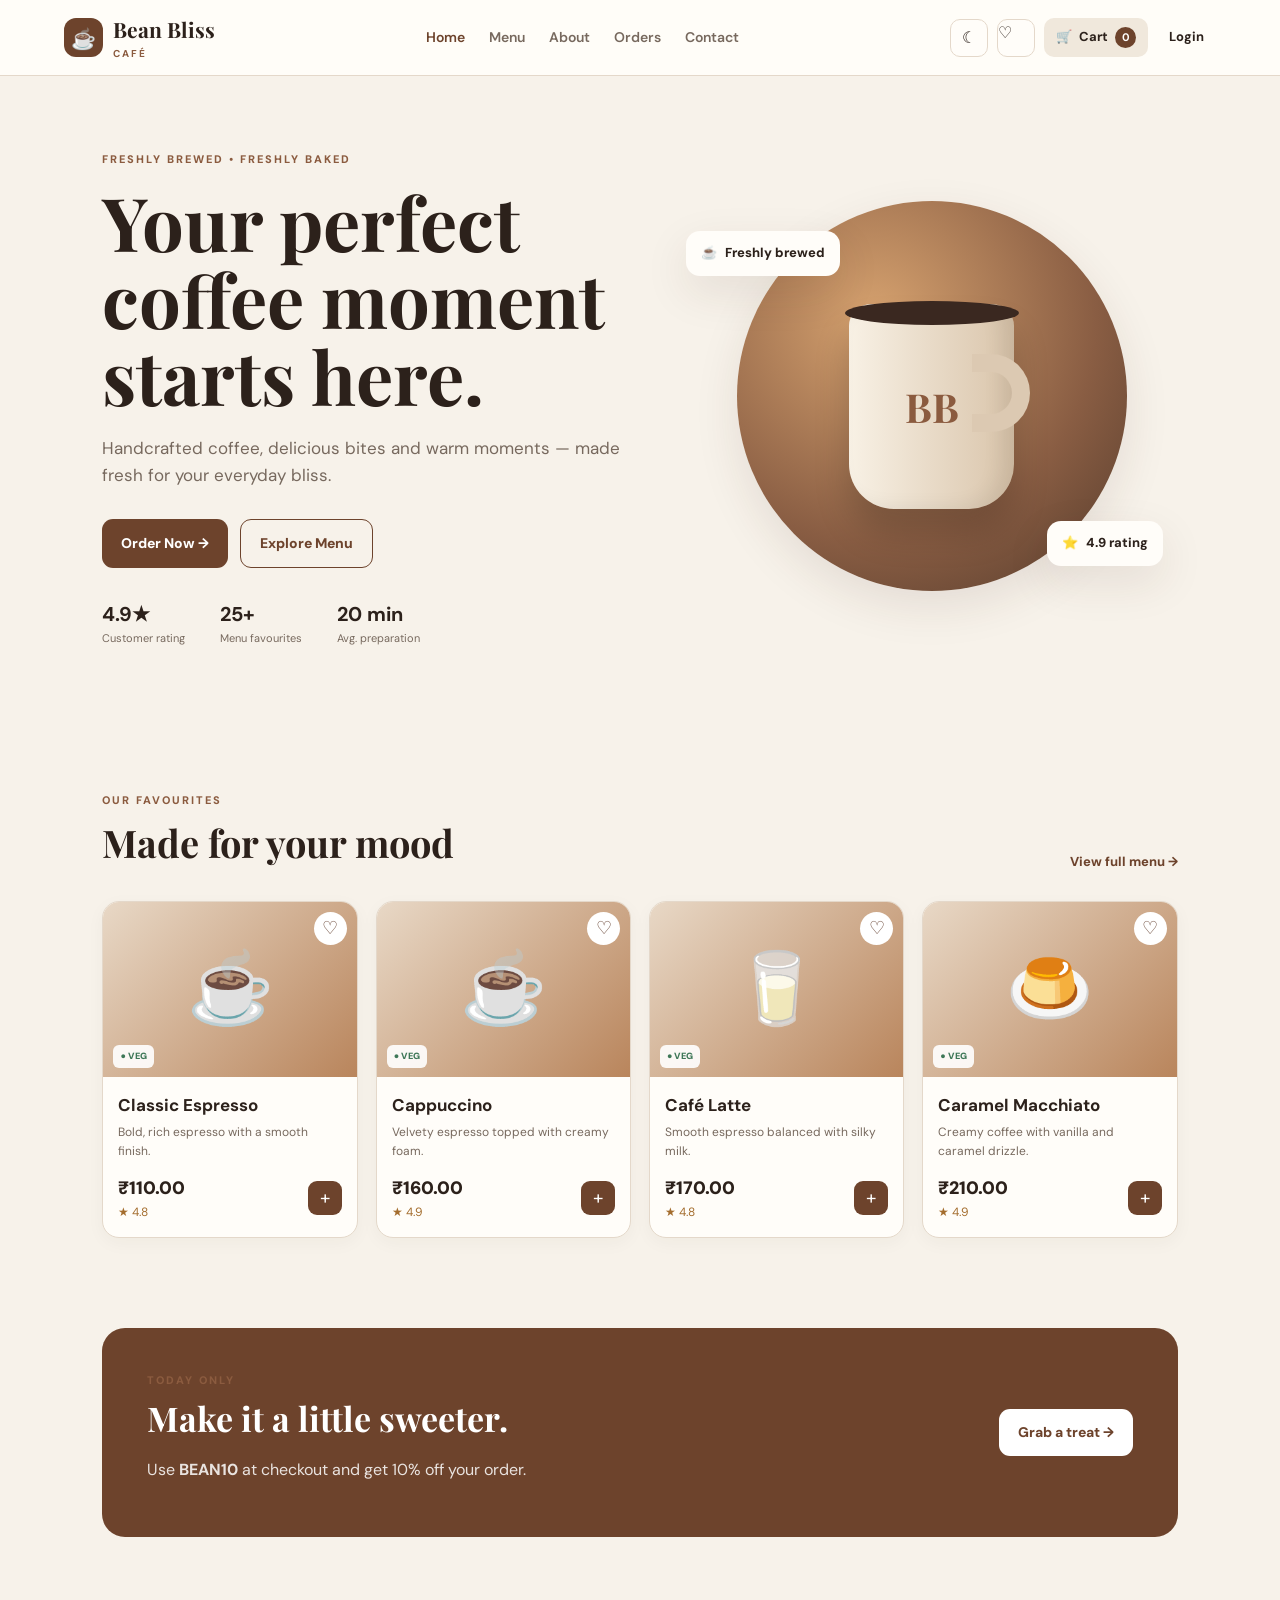
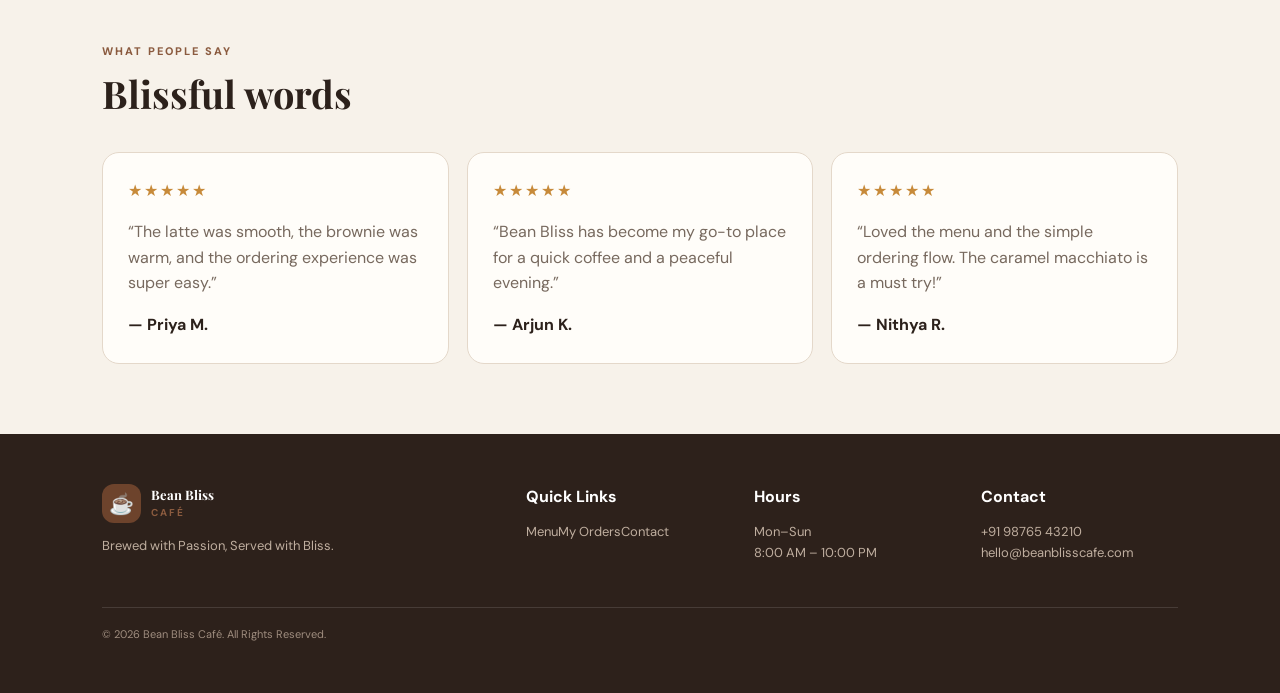
<file: index.html>
<!DOCTYPE html>
<html lang="en">
<head>
  <meta charset="UTF-8">
  <meta name="viewport" content="width=device-width, initial-scale=1.0">
  <title>Bean Bliss Café | Brewed with Passion</title>
  <link rel="preconnect" href="https://fonts.googleapis.com">
  <link rel="preconnect" href="https://fonts.gstatic.com" crossorigin>
  <link href="https://fonts.googleapis.com/css2?family=DM+Sans:wght@400;500;600;700&family=Playfair+Display:wght@600;700&display=swap" rel="stylesheet">
  <link rel="stylesheet" href="style.css">
</head>
<body>
<header class="site-header">
  <a class="brand" href="index.html"><span class="brand-mark">☕</span><span>Bean Bliss <small>Café</small></span></a>
  <nav class="main-nav" id="mainNav">
    <a class="active" href="index.html">Home</a><a href="menu.html">Menu</a><a href="about.html">About</a><a href="orders.html">Orders</a><a href="contact.html">Contact</a>
  </nav>
  <div class="header-actions">
    <button class="icon-btn" id="themeBtn" title="Toggle theme">☾</button>
    <a class="icon-btn" href="menu.html#favorites" title="Favorites">♡</a>
    <a class="cart-btn" href="cart.html">🛒 <span>Cart</span><b class="cart-count">0</b></a>
    <a class="profile-link" id="profileLink" href="login.html">Login</a>
    <button class="menu-toggle" id="menuToggle">☰</button>
  </div>
</header>

<main>
  <section class="hero">
    <div class="hero-copy">
      <span class="eyebrow">Freshly brewed • Freshly baked</span>
      <h1>Your perfect coffee moment starts here.</h1>
      <p>Handcrafted coffee, delicious bites and warm moments — made fresh for your everyday bliss.</p>
      <div class="hero-actions"><a class="btn btn-primary" href="menu.html">Order Now →</a><a class="btn btn-outline" href="#featured">Explore Menu</a></div>
      <div class="hero-stats"><div><strong>4.9★</strong><span>Customer rating</span></div><div><strong>25+</strong><span>Menu favourites</span></div><div><strong>20 min</strong><span>Avg. preparation</span></div></div>
    </div>
    <div class="hero-art">
      <div class="hero-circle"></div><div class="coffee-cup"><div class="cup-lid"></div><div class="cup-body">BB</div><div class="cup-handle"></div></div>
      <div class="floating-card card-one">☕ <span>Freshly brewed</span></div><div class="floating-card card-two">⭐ <span>4.9 rating</span></div>
    </div>
  </section>

  <section class="section" id="featured">
    <div class="section-head"><div><span class="eyebrow">Our favourites</span><h2>Made for your mood</h2></div><a class="text-link" href="menu.html">View full menu →</a></div>
    <div class="product-grid" id="featuredGrid"></div>
  </section>

  <section class="offer-banner">
    <div><span class="eyebrow">Today only</span><h2>Make it a little sweeter.</h2><p>Use <strong>BEAN10</strong> at checkout and get 10% off your order.</p></div>
    <a class="btn btn-light" href="menu.html">Grab a treat →</a>
  </section>

  <section class="section">
    <div class="section-head"><div><span class="eyebrow">What people say</span><h2>Blissful words</h2></div></div>
    <div class="review-grid">
      <article class="review-card"><div class="stars">★★★★★</div><p>“The latte was smooth, the brownie was warm, and the ordering experience was super easy.”</p><strong>— Priya M.</strong></article>
      <article class="review-card"><div class="stars">★★★★★</div><p>“Bean Bliss has become my go-to place for a quick coffee and a peaceful evening.”</p><strong>— Arjun K.</strong></article>
      <article class="review-card"><div class="stars">★★★★★</div><p>“Loved the menu and the simple ordering flow. The caramel macchiato is a must try!”</p><strong>— Nithya R.</strong></article>
    </div>
  </section>
</main>

<footer class="site-footer"><div><a class="brand" href="index.html"><span class="brand-mark">☕</span><span>Bean Bliss <small>Café</small></span></a><p>Brewed with Passion, Served with Bliss.</p></div><div><h4>Quick Links</h4><a href="menu.html">Menu</a><a href="orders.html">My Orders</a><a href="contact.html">Contact</a></div><div><h4>Hours</h4><p>Mon–Sun<br>8:00 AM – 10:00 PM</p></div><div><h4>Contact</h4><p>+91 98765 43210<br>hello@beanblisscafe.com</p></div><div class="copyright">© 2026 Bean Bliss Café. All Rights Reserved.</div></footer>
<div id="toast"></div>
<script src="script.js"></script>
</body>
</html>
</file>
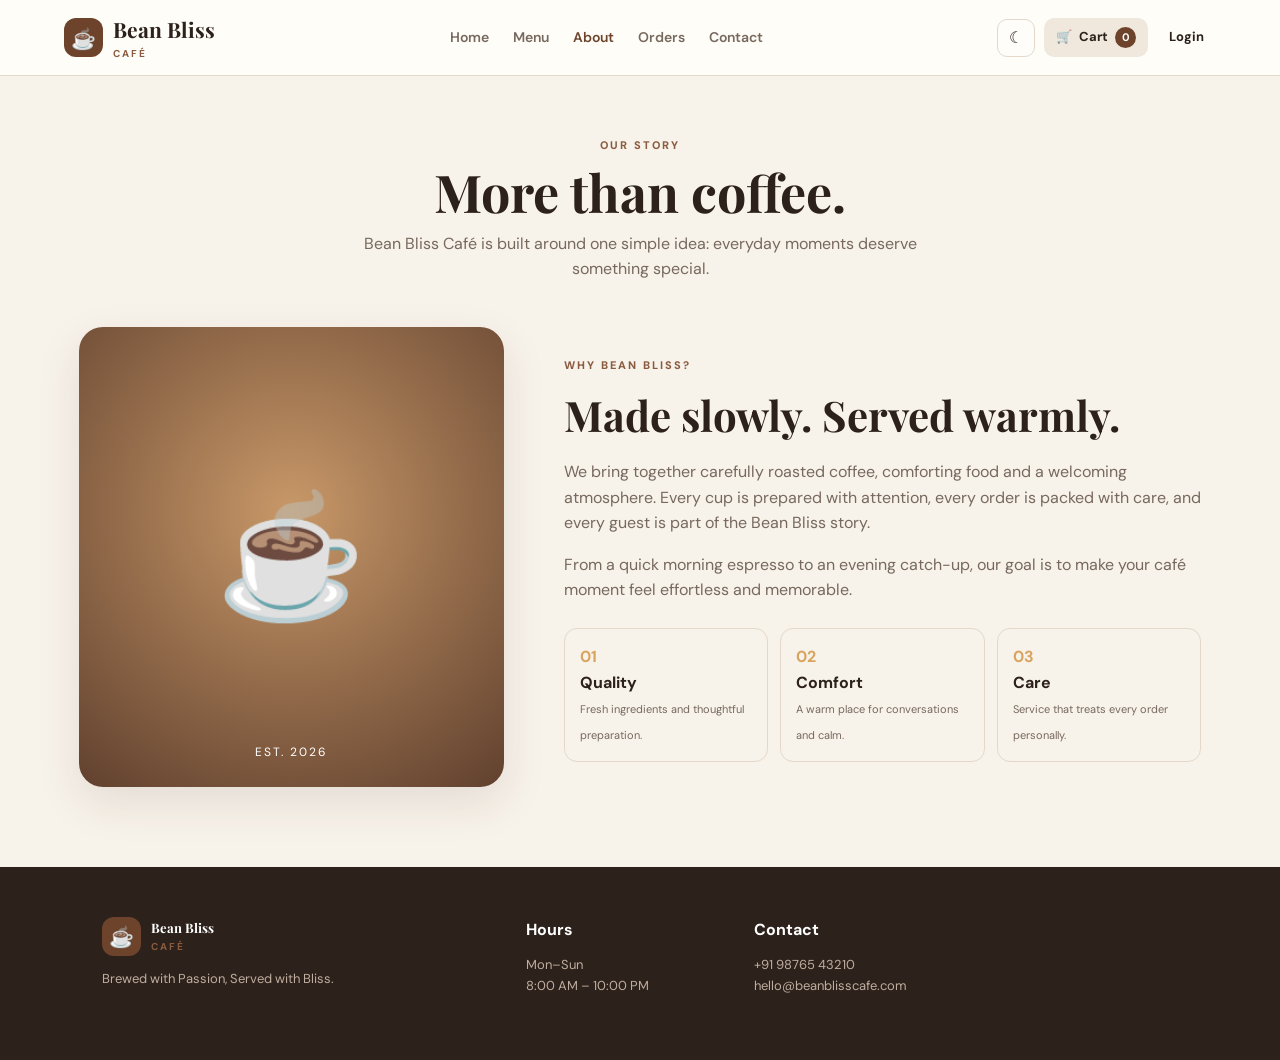
<file: about.html>
<!DOCTYPE html><html lang="en"><head><meta charset="UTF-8"><meta name="viewport" content="width=device-width, initial-scale=1.0"><title>About | Bean Bliss Café</title><link rel="stylesheet" href="style.css"><link rel="preconnect" href="https://fonts.googleapis.com"><link rel="preconnect" href="https://fonts.gstatic.com" crossorigin><link href="https://fonts.googleapis.com/css2?family=DM+Sans:wght@400;500;600;700&family=Playfair+Display:wght@600;700&display=swap" rel="stylesheet"></head><body>
<header class="site-header"><a class="brand" href="index.html"><span class="brand-mark">☕</span><span>Bean Bliss <small>Café</small></span></a><nav class="main-nav"><a href="index.html">Home</a><a href="menu.html">Menu</a><a class="active" href="about.html">About</a><a href="orders.html">Orders</a><a href="contact.html">Contact</a></nav><div class="header-actions"><button class="icon-btn" id="themeBtn">☾</button><a class="cart-btn" href="cart.html">🛒 <span>Cart</span><b class="cart-count">0</b></a><a class="profile-link" id="profileLink" href="login.html">Login</a><button class="menu-toggle" id="menuToggle">☰</button></div></header>
<main class="page-shell"><div class="page-title"><span class="eyebrow">Our story</span><h1>More than coffee.</h1><p>Bean Bliss Café is built around one simple idea: everyday moments deserve something special.</p></div><section class="about-story"><div class="about-art">☕<span>Est. 2026</span></div><div><span class="eyebrow">Why Bean Bliss?</span><h2>Made slowly. Served warmly.</h2><p>We bring together carefully roasted coffee, comforting food and a welcoming atmosphere. Every cup is prepared with attention, every order is packed with care, and every guest is part of the Bean Bliss story.</p><p>From a quick morning espresso to an evening catch-up, our goal is to make your café moment feel effortless and memorable.</p><div class="values"><div><b>01</b><strong>Quality</strong><span>Fresh ingredients and thoughtful preparation.</span></div><div><b>02</b><strong>Comfort</strong><span>A warm place for conversations and calm.</span></div><div><b>03</b><strong>Care</strong><span>Service that treats every order personally.</span></div></div></div></section></main><footer class="site-footer"><div><a class="brand" href="index.html"><span class="brand-mark">☕</span><span>Bean Bliss <small>Café</small></span></a><p>Brewed with Passion, Served with Bliss.</p></div><div><h4>Hours</h4><p>Mon–Sun<br>8:00 AM – 10:00 PM</p></div><div><h4>Contact</h4><p>+91 98765 43210<br>hello@beanblisscafe.com</p></div></footer><div id="toast"></div><script src="script.js"></script></body></html>
</file>
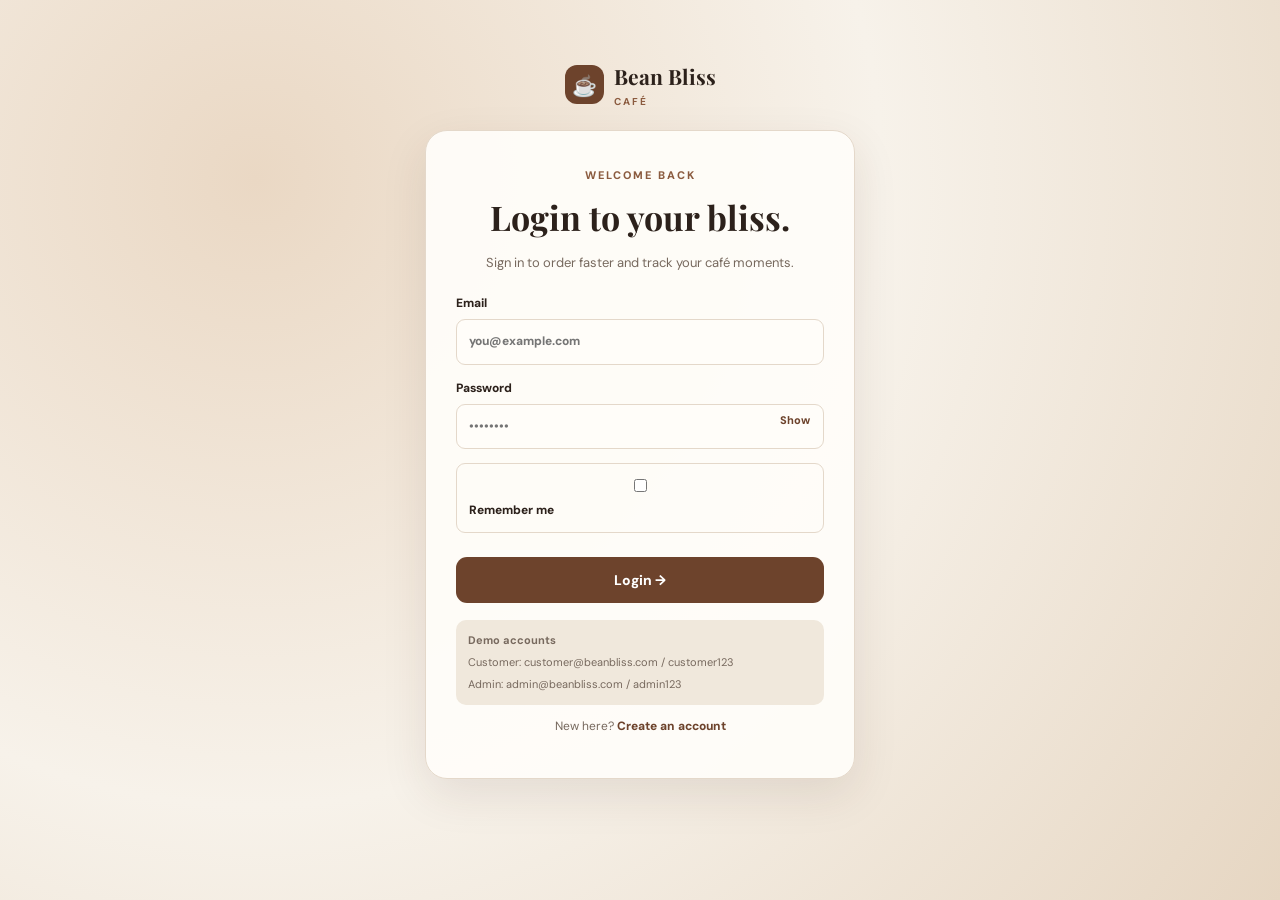
<file: admin.html>
<!DOCTYPE html><html lang="en"><head><meta charset="UTF-8"><meta name="viewport" content="width=device-width, initial-scale=1.0"><title>Admin Dashboard | Bean Bliss Café</title><link rel="stylesheet" href="style.css"><link rel="preconnect" href="https://fonts.googleapis.com"><link rel="preconnect" href="https://fonts.gstatic.com" crossorigin><link href="https://fonts.googleapis.com/css2?family=DM+Sans:wght@400;500;600;700&family=Playfair+Display:wght@600;700&display=swap" rel="stylesheet"></head><body><header class="site-header admin-header"><a class="brand" href="index.html"><span class="brand-mark">☕</span><span>Bean Bliss <small>Admin</small></span></a><div class="header-actions"><a class="btn btn-outline" href="index.html">View Café</a><button class="btn btn-dark" id="adminLogout">Logout</button></div></header>
<main class="admin-shell"><div class="page-title"><span class="eyebrow">Management</span><h1>Admin dashboard</h1><p>Manage the café, orders, menu and offers from one place.</p></div><div id="adminStats" class="stats-grid"></div><div class="admin-grid"><section class="admin-card"><div class="section-head"><div><span class="eyebrow">Menu management</span><h2>Food items</h2></div><button class="btn btn-primary" id="addFoodBtn">+ Add Food</button></div><div id="adminFoods" class="admin-list"></div></section><section class="admin-card"><div class="section-head"><div><span class="eyebrow">Live orders</span><h2>Order management</h2></div></div><div id="adminOrders" class="admin-list"></div></section></div><section class="admin-card"><div class="section-head"><div><span class="eyebrow">Customers</span><h2>Registered customers</h2></div></div><div id="adminCustomers"></div></section></main><div id="adminModal" class="modal hidden"><div class="modal-card"><button class="modal-close" id="adminModalClose">×</button><h2 id="foodModalTitle">Add food</h2><form id="foodForm" class="form-grid"><input type="hidden" id="foodId"><label>Name<input id="foodName" required></label><label>Category<select id="foodCategory"><option>Coffee</option><option>Cold Beverages</option><option>Tea</option><option>Snacks</option><option>Fast Food</option><option>Desserts</option></select></label><label>Price<input id="foodPrice" type="number" min="1" required></label><label>Rating<input id="foodRating" type="number" min="1" max="5" step=".1" value="4.5"></label><label class="full">Description<textarea id="foodDescription" required></textarea></label><label class="check-label"><input id="foodVeg" type="checkbox" checked> Veg</label><label class="check-label"><input id="foodPopular" type="checkbox"> Bestseller</label><button class="btn btn-primary full-btn full" type="submit">Save Food</button></form></div></div><div id="toast"></div><script src="script.js"></script></body></html>
</file>
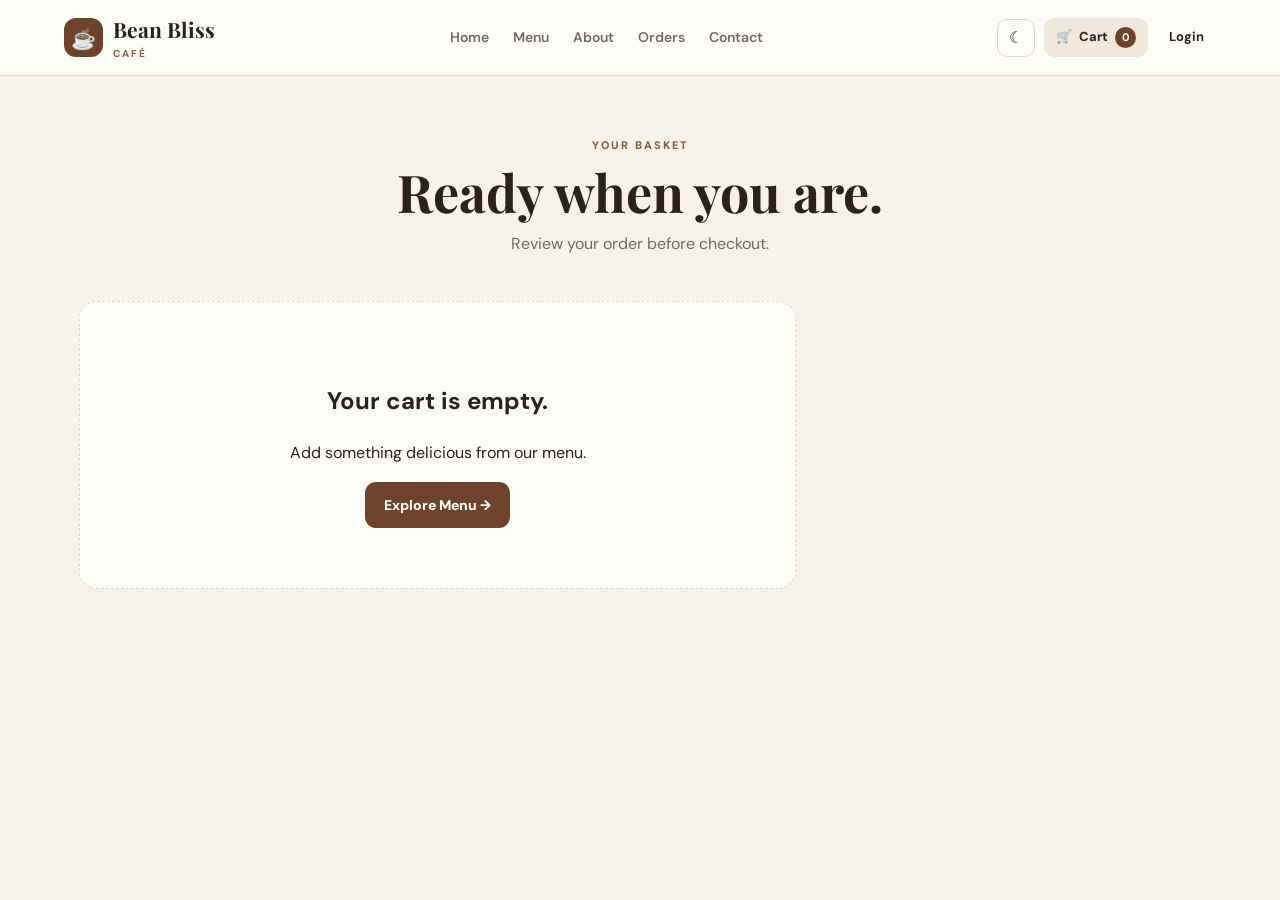
<file: cart.html>
<!DOCTYPE html><html lang="en"><head><meta charset="UTF-8"><meta name="viewport" content="width=device-width, initial-scale=1.0"><title>Your Cart | Bean Bliss Café</title><link rel="stylesheet" href="style.css"><link rel="preconnect" href="https://fonts.googleapis.com"><link rel="preconnect" href="https://fonts.gstatic.com" crossorigin><link href="https://fonts.googleapis.com/css2?family=DM+Sans:wght@400;500;600;700&family=Playfair+Display:wght@600;700&display=swap" rel="stylesheet"></head><body>
<header class="site-header"><a class="brand" href="index.html"><span class="brand-mark">☕</span><span>Bean Bliss <small>Café</small></span></a><nav class="main-nav"><a href="index.html">Home</a><a href="menu.html">Menu</a><a href="about.html">About</a><a href="orders.html">Orders</a><a href="contact.html">Contact</a></nav><div class="header-actions"><button class="icon-btn" id="themeBtn">☾</button><a class="cart-btn active-cart" href="cart.html">🛒 <span>Cart</span><b class="cart-count">0</b></a><a class="profile-link" id="profileLink" href="login.html">Login</a><button class="menu-toggle" id="menuToggle">☰</button></div></header>
<main class="page-shell"><div class="page-title"><span class="eyebrow">Your basket</span><h1>Ready when you are.</h1><p>Review your order before checkout.</p></div><div id="cartPage" class="cart-layout"></div></main><div id="toast"></div><script src="script.js"></script></body></html>
</file>
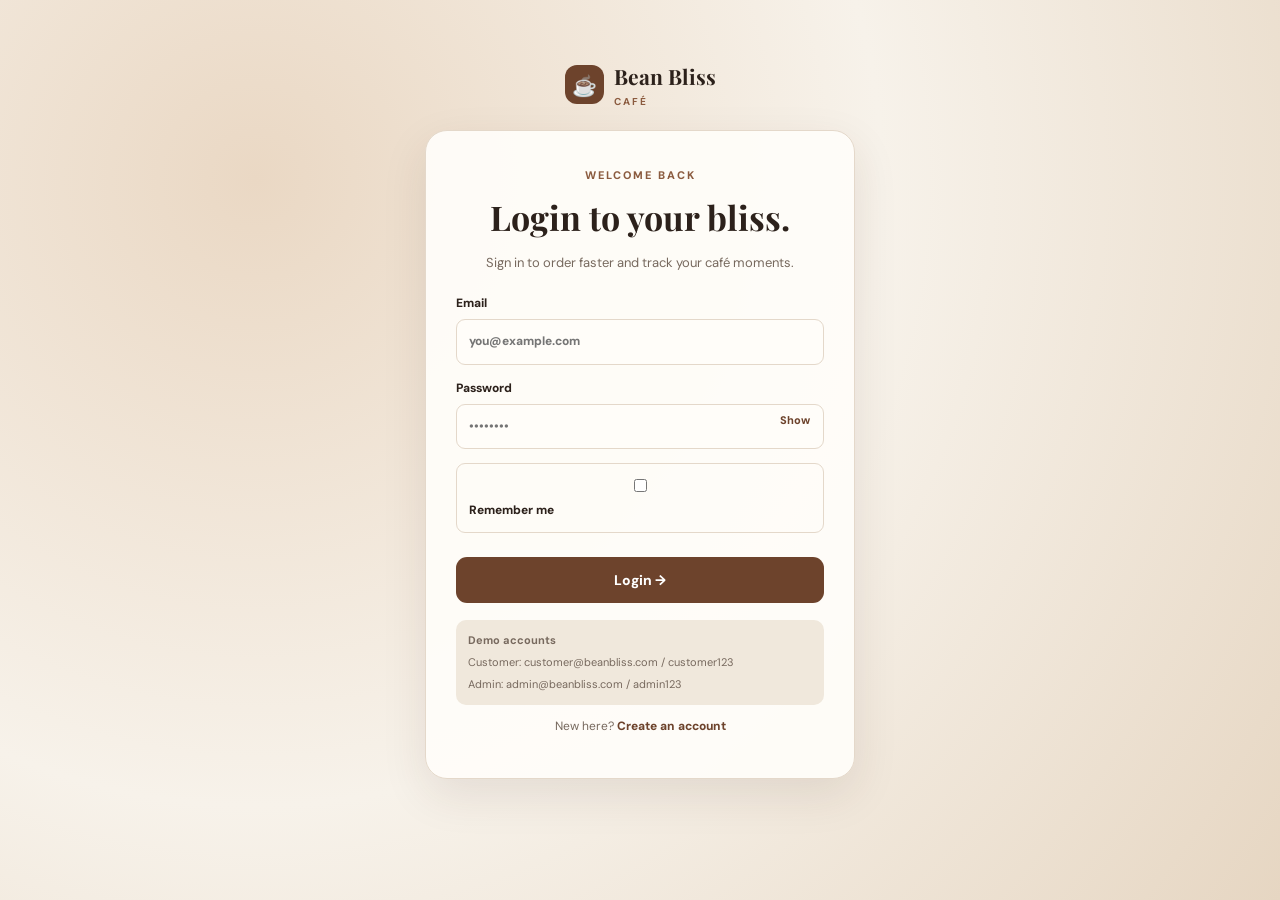
<file: checkout.html>
<!DOCTYPE html><html lang="en"><head><meta charset="UTF-8"><meta name="viewport" content="width=device-width, initial-scale=1.0"><title>Checkout | Bean Bliss Café</title><link rel="stylesheet" href="style.css"><link rel="preconnect" href="https://fonts.googleapis.com"><link rel="preconnect" href="https://fonts.gstatic.com" crossorigin><link href="https://fonts.googleapis.com/css2?family=DM+Sans:wght@400;500;600;700&family=Playfair+Display:wght@600;700&display=swap" rel="stylesheet"></head><body>
<header class="site-header"><a class="brand" href="index.html"><span class="brand-mark">☕</span><span>Bean Bliss <small>Café</small></span></a><div class="header-actions"><a href="cart.html" class="cart-btn">← Cart</a></div></header>
<main class="page-shell"><div class="page-title"><span class="eyebrow">Checkout</span><h1>Almost at bliss.</h1><p>Tell us how you would like to receive your order.</p></div><div class="checkout-layout"><form id="checkoutForm" class="form-card"><h2>Order details</h2><div class="form-grid"><label>Full Name<input id="checkoutName" required></label><label>Phone Number<input id="checkoutPhone" required pattern="[0-9]{10}" maxlength="10"></label><label>Email<input id="checkoutEmail" type="email" required></label><label>Order Type<select id="orderType"><option value="Dine-In">Dine-In</option><option value="Takeaway">Takeaway</option><option value="Delivery">Delivery</option></select></label><label id="tableWrap">Table Number<input id="tableNumber" placeholder="e.g. T-08"></label><label id="addressWrap" class="full">Delivery Address<textarea id="address" rows="3" placeholder="Enter your address"></textarea></label></div><h2>Payment</h2><div class="payment-options"><label><input type="radio" name="payment" value="Pay at Counter" checked> 💵 Pay at Counter</label><label><input type="radio" name="payment" value="UPI"> 📱 UPI (Demo)</label><label><input type="radio" name="payment" value="Card"> 💳 Card (Demo)</label></div><button class="btn btn-primary full-btn" type="submit">Place Order →</button></form><aside id="checkoutSummary" class="summary-card"></aside></div></main><div id="toast"></div><script src="script.js"></script></body></html>
</file>
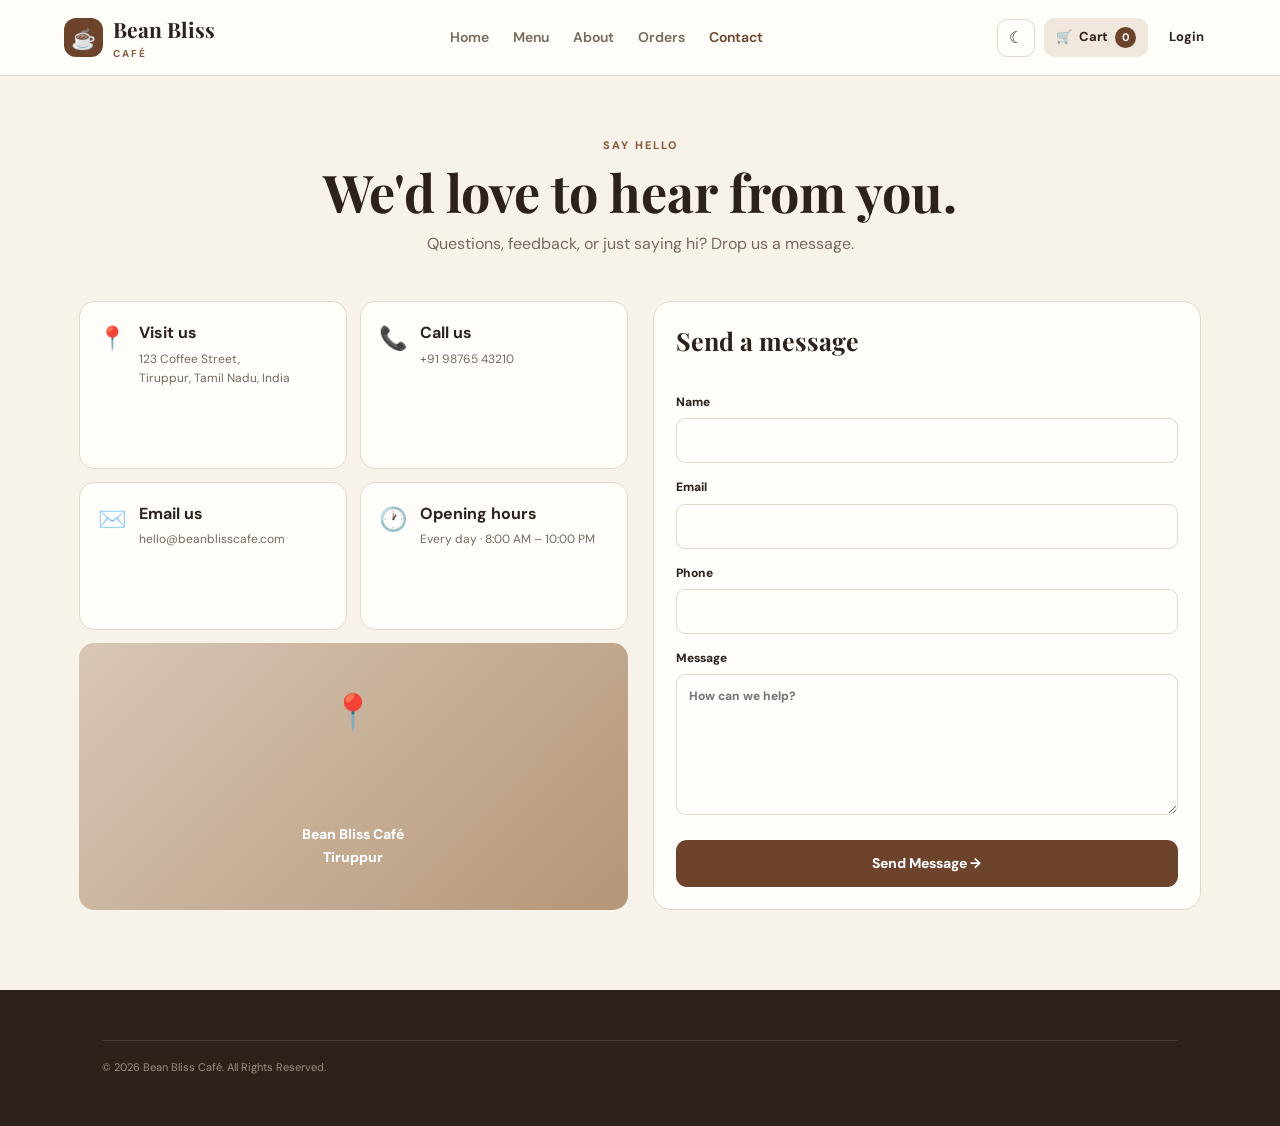
<file: contact.html>
<!DOCTYPE html><html lang="en"><head><meta charset="UTF-8"><meta name="viewport" content="width=device-width, initial-scale=1.0"><title>Contact | Bean Bliss Café</title><link rel="stylesheet" href="style.css"><link rel="preconnect" href="https://fonts.googleapis.com"><link rel="preconnect" href="https://fonts.gstatic.com" crossorigin><link href="https://fonts.googleapis.com/css2?family=DM+Sans:wght@400;500;600;700&family=Playfair+Display:wght@600;700&display=swap" rel="stylesheet"></head><body>
<header class="site-header"><a class="brand" href="index.html"><span class="brand-mark">☕</span><span>Bean Bliss <small>Café</small></span></a><nav class="main-nav"><a href="index.html">Home</a><a href="menu.html">Menu</a><a href="about.html">About</a><a href="orders.html">Orders</a><a class="active" href="contact.html">Contact</a></nav><div class="header-actions"><button class="icon-btn" id="themeBtn">☾</button><a class="cart-btn" href="cart.html">🛒 <span>Cart</span><b class="cart-count">0</b></a><a class="profile-link" id="profileLink" href="login.html">Login</a><button class="menu-toggle" id="menuToggle">☰</button></div></header>
<main class="page-shell"><div class="page-title"><span class="eyebrow">Say hello</span><h1>We'd love to hear from you.</h1><p>Questions, feedback, or just saying hi? Drop us a message.</p></div><div class="contact-layout"><section class="contact-info"><div class="info-card"><span>📍</span><div><strong>Visit us</strong><p>123 Coffee Street,<br>Tiruppur, Tamil Nadu, India</p></div></div><div class="info-card"><span>📞</span><div><strong>Call us</strong><p>+91 98765 43210</p></div></div><div class="info-card"><span>✉️</span><div><strong>Email us</strong><p>hello@beanblisscafe.com</p></div></div><div class="info-card"><span>🕐</span><div><strong>Opening hours</strong><p>Every day · 8:00 AM – 10:00 PM</p></div></div><div class="map-placeholder">📍<br><span>Bean Bliss Café<br>Tiruppur</span></div></section><form id="contactForm" class="form-card"><h2>Send a message</h2><label>Name<input required></label><label>Email<input type="email" required></label><label>Phone<input pattern="[0-9]{10}" maxlength="10"></label><label>Message<textarea required rows="6" placeholder="How can we help?"></textarea></label><button class="btn btn-primary full-btn">Send Message →</button></form></div></main><footer class="site-footer"><div class="copyright">© 2026 Bean Bliss Café. All Rights Reserved.</div></footer><div id="toast"></div><script src="script.js"></script></body></html>
</file>
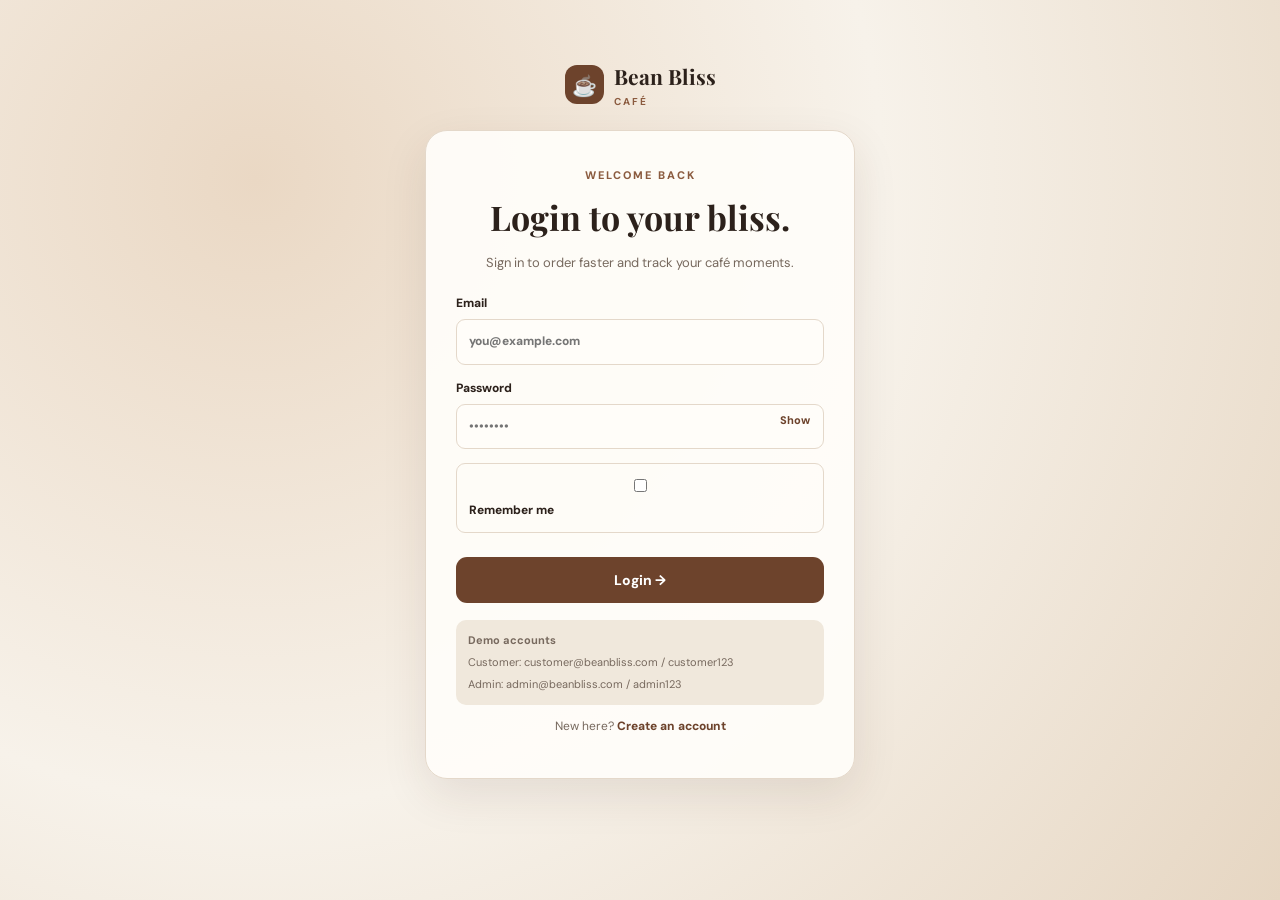
<file: login.html>
<!DOCTYPE html><html lang="en"><head><meta charset="UTF-8"><meta name="viewport" content="width=device-width, initial-scale=1.0"><title>Login | Bean Bliss Café</title><link rel="stylesheet" href="style.css"><link rel="preconnect" href="https://fonts.googleapis.com"><link rel="preconnect" href="https://fonts.gstatic.com" crossorigin><link href="https://fonts.googleapis.com/css2?family=DM+Sans:wght@400;500;600;700&family=Playfair+Display:wght@600;700&display=swap" rel="stylesheet"></head><body class="auth-page"><div class="auth-wrap"><a class="brand auth-brand" href="index.html"><span class="brand-mark">☕</span><span>Bean Bliss <small>Café</small></span></a><div class="auth-card"><div class="auth-intro"><span class="eyebrow">Welcome back</span><h1>Login to your bliss.</h1><p>Sign in to order faster and track your café moments.</p></div><form id="loginForm"><label>Email<input id="loginEmail" type="email" required placeholder="you@example.com"></label><label>Password<div class="password-wrap"><input id="loginPassword" type="password" required placeholder="••••••••"><button type="button" class="password-toggle" data-target="loginPassword">Show</button></div></label><label class="check-label"><input id="remember" type="checkbox"> Remember me</label><button class="btn btn-primary full-btn">Login →</button></form><div class="demo-box"><strong>Demo accounts</strong><span>Customer: customer@beanbliss.com / customer123</span><span>Admin: admin@beanbliss.com / admin123</span></div><p class="auth-switch">New here? <a href="register.html">Create an account</a></p></div></div><div id="toast"></div><script src="script.js"></script></body></html>
</file>
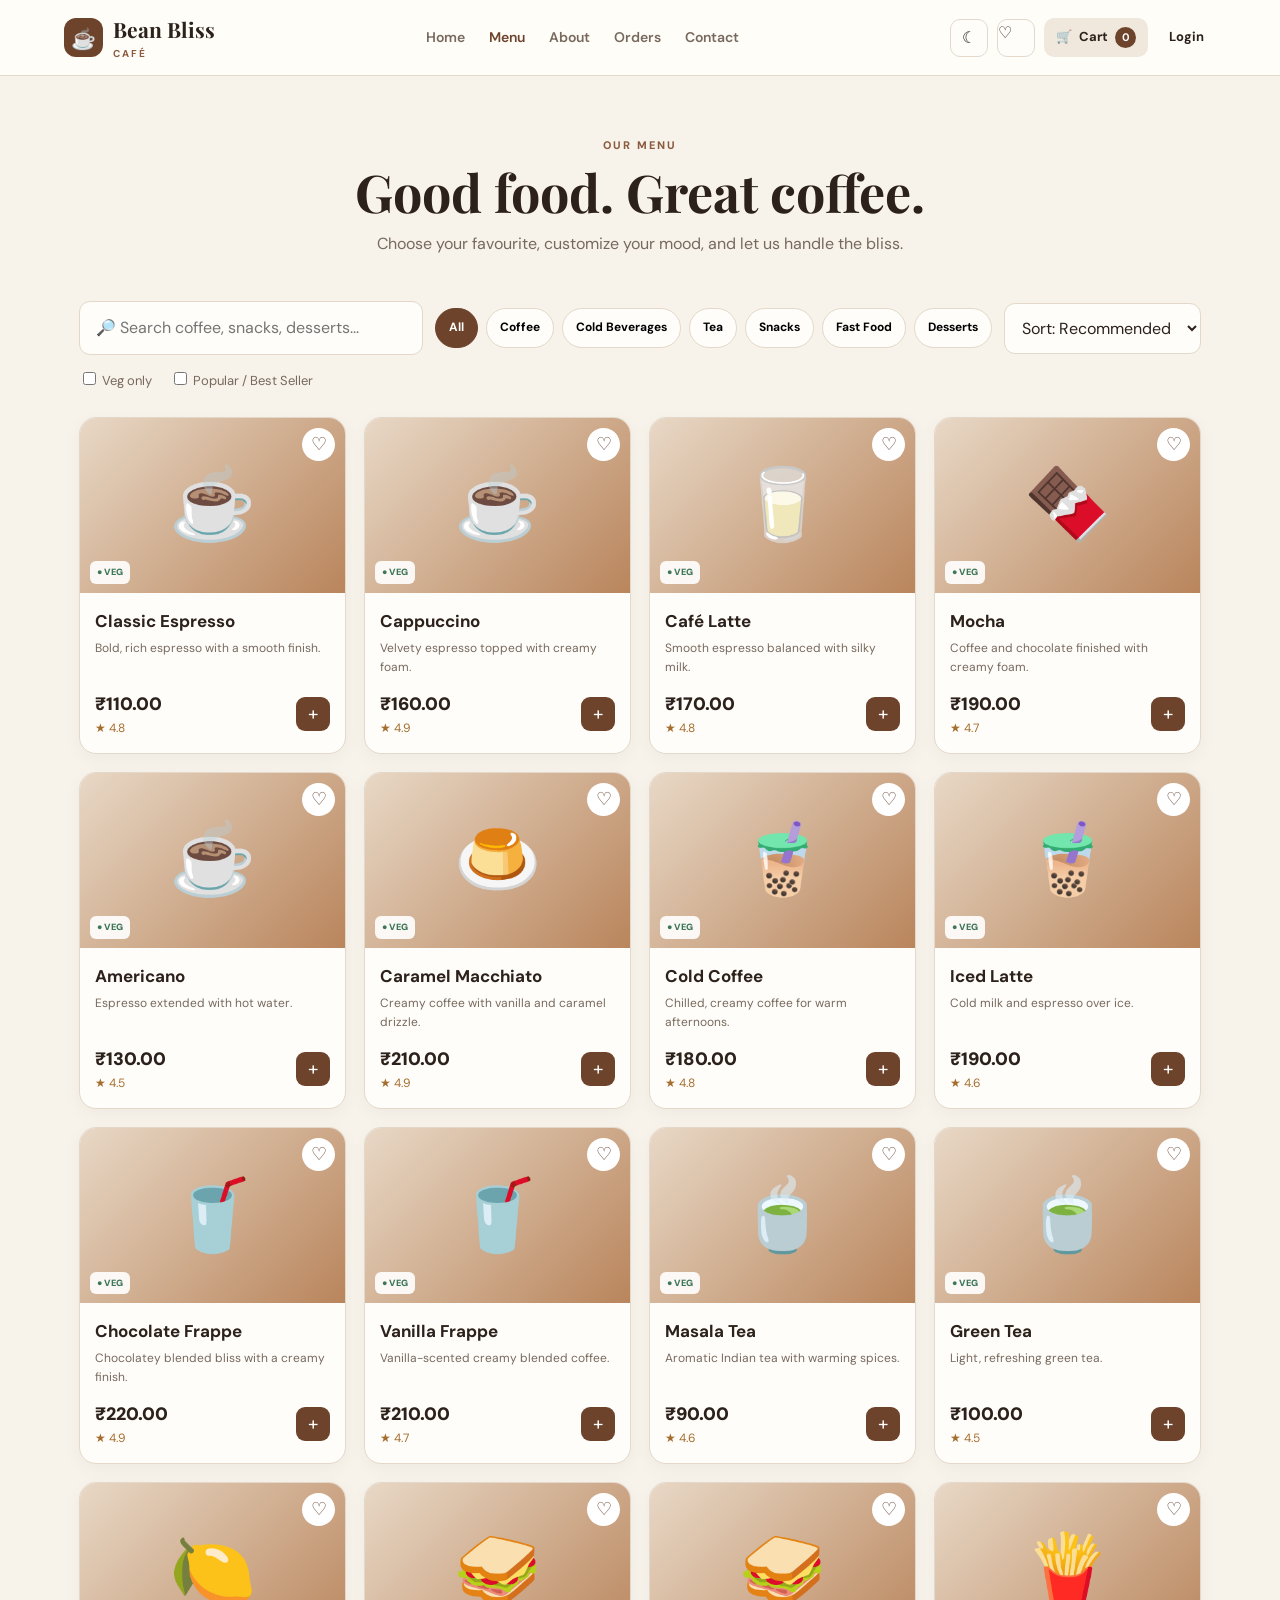
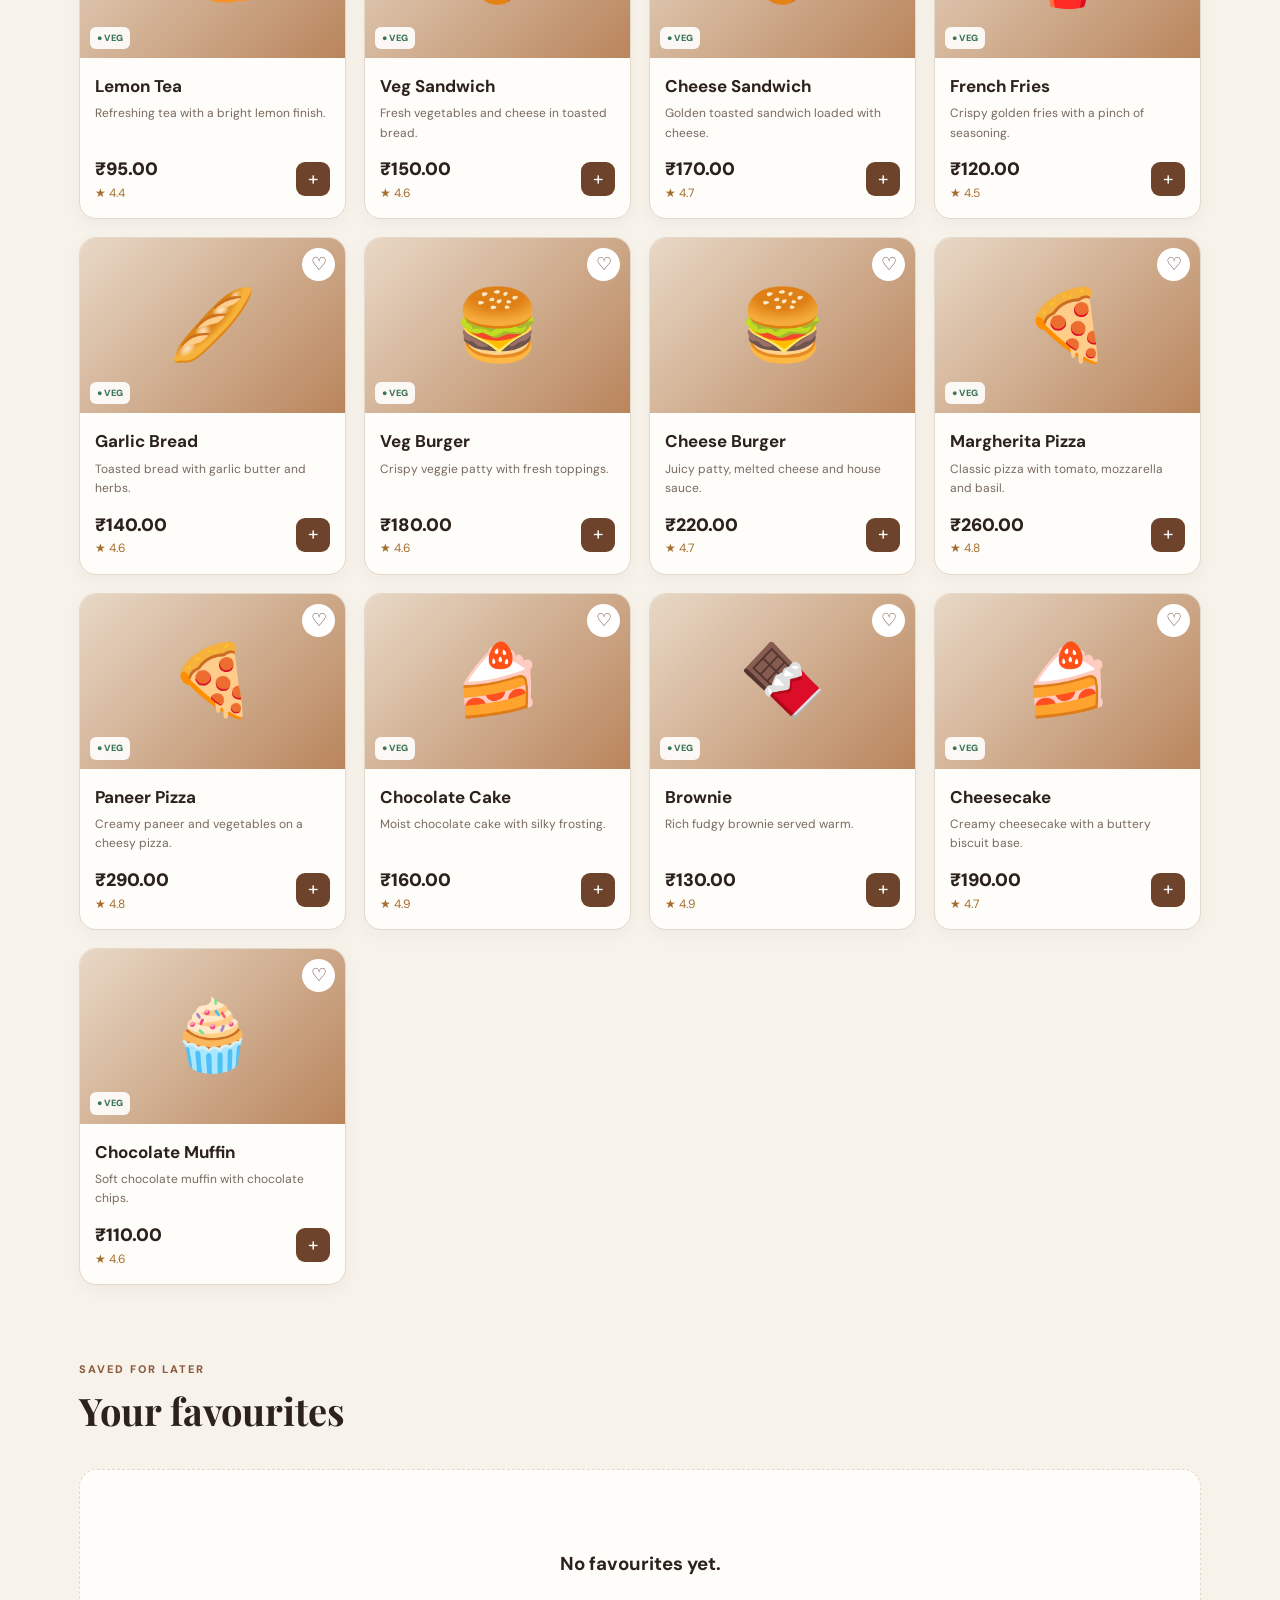
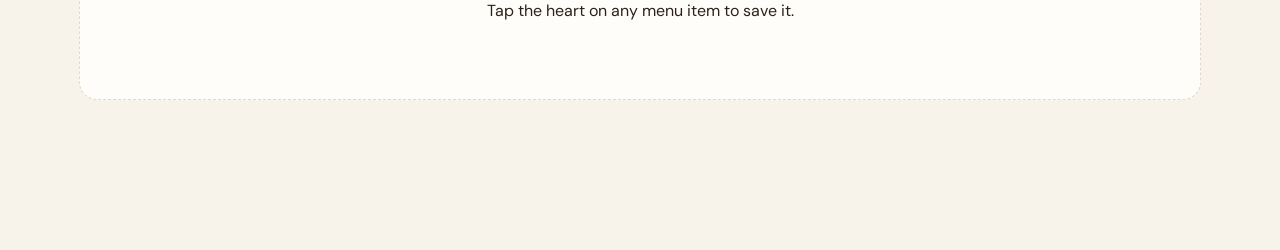
<file: menu.html>
<!DOCTYPE html>
<html lang="en"><head><meta charset="UTF-8"><meta name="viewport" content="width=device-width, initial-scale=1.0"><title>Menu | Bean Bliss Café</title><link rel="preconnect" href="https://fonts.googleapis.com"><link rel="preconnect" href="https://fonts.gstatic.com" crossorigin><link href="https://fonts.googleapis.com/css2?family=DM+Sans:wght@400;500;600;700&family=Playfair+Display:wght@600;700&display=swap" rel="stylesheet"><link rel="stylesheet" href="style.css"></head>
<body><header class="site-header"><a class="brand" href="index.html"><span class="brand-mark">☕</span><span>Bean Bliss <small>Café</small></span></a><nav class="main-nav" id="mainNav"><a href="index.html">Home</a><a class="active" href="menu.html">Menu</a><a href="about.html">About</a><a href="orders.html">Orders</a><a href="contact.html">Contact</a></nav><div class="header-actions"><button class="icon-btn" id="themeBtn">☾</button><a class="icon-btn" href="#favorites">♡</a><a class="cart-btn" href="cart.html">🛒 <span>Cart</span><b class="cart-count">0</b></a><a class="profile-link" id="profileLink" href="login.html">Login</a><button class="menu-toggle" id="menuToggle">☰</button></div></header>
<main class="page-shell"><div class="page-title"><span class="eyebrow">Our menu</span><h1>Good food. Great coffee.</h1><p>Choose your favourite, customize your mood, and let us handle the bliss.</p></div>
<div class="menu-tools"><input id="searchInput" class="search-box" placeholder="🔎 Search coffee, snacks, desserts..."><div id="categoryFilters" class="chips"></div><select id="sortSelect"><option value="default">Sort: Recommended</option><option value="low">Price: Low to High</option><option value="high">Price: High to Low</option><option value="rating">Rating</option></select></div>
<div class="subfilters"><label><input type="checkbox" id="vegOnly"> Veg only</label><label><input type="checkbox" id="popularOnly"> Popular / Best Seller</label></div>
<section id="menuGrid" class="product-grid"></section>
<section id="favorites" class="section favorites-section"><div class="section-head"><div><span class="eyebrow">Saved for later</span><h2>Your favourites</h2></div></div><div id="favoritesGrid" class="product-grid"></div></section></main>
<div id="modal" class="modal hidden"><div class="modal-card"><button class="modal-close" id="modalClose">×</button><div id="modalContent"></div></div></div><div id="toast"></div><script src="script.js"></script></body></html>
</file>
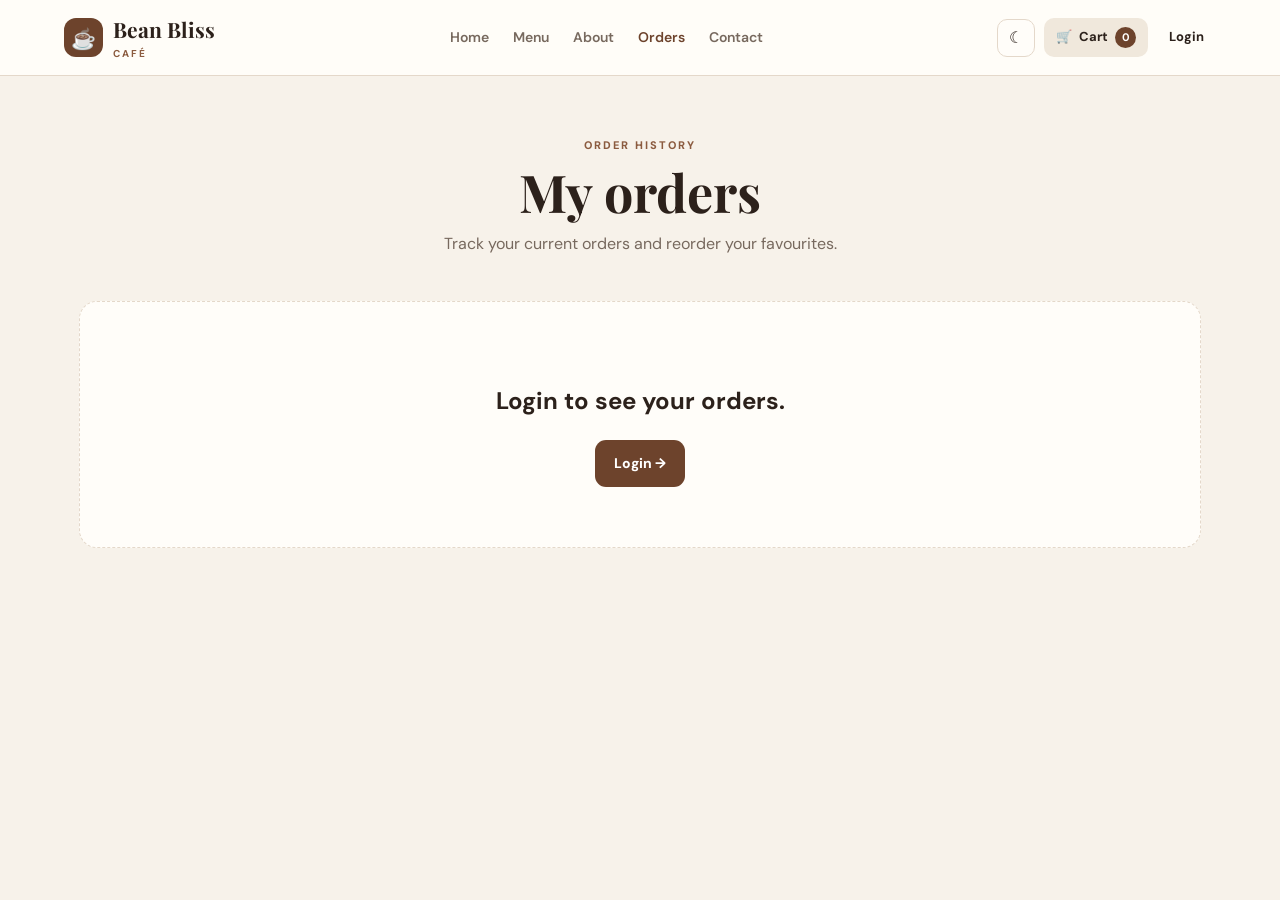
<file: orders.html>
<!DOCTYPE html><html lang="en"><head><meta charset="UTF-8"><meta name="viewport" content="width=device-width, initial-scale=1.0"><title>My Orders | Bean Bliss Café</title><link rel="stylesheet" href="style.css"><link rel="preconnect" href="https://fonts.googleapis.com"><link rel="preconnect" href="https://fonts.gstatic.com" crossorigin><link href="https://fonts.googleapis.com/css2?family=DM+Sans:wght@400;500;600;700&family=Playfair+Display:wght@600;700&display=swap" rel="stylesheet"></head><body>
<header class="site-header"><a class="brand" href="index.html"><span class="brand-mark">☕</span><span>Bean Bliss <small>Café</small></span></a><nav class="main-nav"><a href="index.html">Home</a><a href="menu.html">Menu</a><a href="about.html">About</a><a class="active" href="orders.html">Orders</a><a href="contact.html">Contact</a></nav><div class="header-actions"><button class="icon-btn" id="themeBtn">☾</button><a class="cart-btn" href="cart.html">🛒 <span>Cart</span><b class="cart-count">0</b></a><a class="profile-link" id="profileLink" href="login.html">Login</a><button class="menu-toggle" id="menuToggle">☰</button></div></header>
<main class="page-shell"><div class="page-title"><span class="eyebrow">Order history</span><h1>My orders</h1><p>Track your current orders and reorder your favourites.</p></div><div id="ordersPage"></div></main><div id="toast"></div><script src="script.js"></script></body></html>
</file>
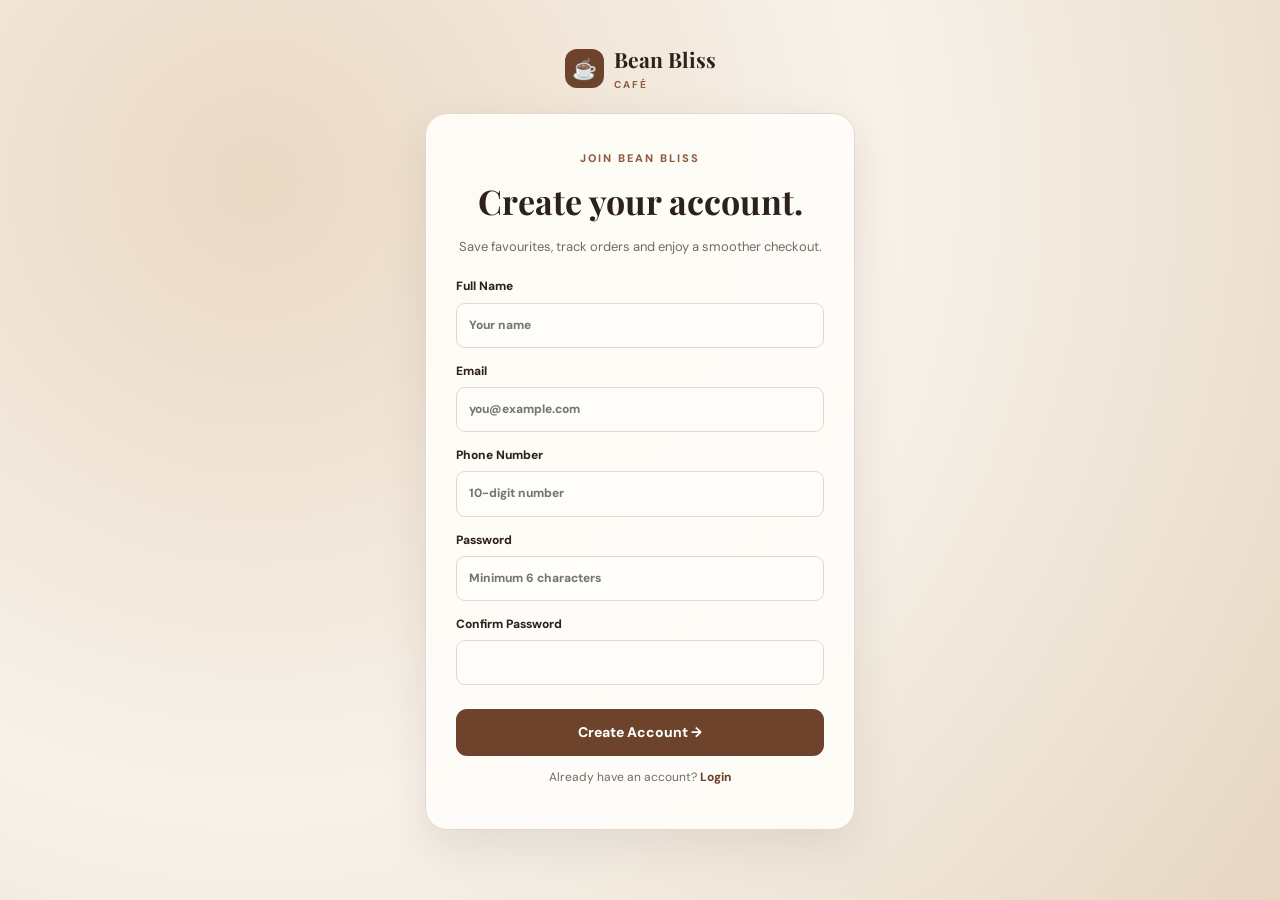
<file: register.html>
<!DOCTYPE html><html lang="en"><head><meta charset="UTF-8"><meta name="viewport" content="width=device-width, initial-scale=1.0"><title>Register | Bean Bliss Café</title><link rel="stylesheet" href="style.css"><link rel="preconnect" href="https://fonts.googleapis.com"><link rel="preconnect" href="https://fonts.gstatic.com" crossorigin><link href="https://fonts.googleapis.com/css2?family=DM+Sans:wght@400;500;600;700&family=Playfair+Display:wght@600;700&display=swap" rel="stylesheet"></head><body class="auth-page"><div class="auth-wrap"><a class="brand auth-brand" href="index.html"><span class="brand-mark">☕</span><span>Bean Bliss <small>Café</small></span></a><div class="auth-card"><div class="auth-intro"><span class="eyebrow">Join Bean Bliss</span><h1>Create your account.</h1><p>Save favourites, track orders and enjoy a smoother checkout.</p></div><form id="registerForm"><label>Full Name<input id="regName" required placeholder="Your name"></label><label>Email<input id="regEmail" type="email" required placeholder="you@example.com"></label><label>Phone Number<input id="regPhone" required pattern="[0-9]{10}" maxlength="10" placeholder="10-digit number"></label><label>Password<input id="regPassword" type="password" minlength="6" required placeholder="Minimum 6 characters"></label><label>Confirm Password<input id="regConfirm" type="password" required></label><button class="btn btn-primary full-btn">Create Account →</button></form><p class="auth-switch">Already have an account? <a href="login.html">Login</a></p></div></div><div id="toast"></div><script src="script.js"></script></body></html>
</file>
<file: style.css>
:root{--bg:#f7f2ea;--surface:#fffdf9;--surface2:#f0e8dc;--text:#2c211b;--muted:#77695e;--primary:#6d432c;--primary2:#8b5b3f;--accent:#d9a45f;--line:#e4d8ca;--success:#3e7757;--danger:#b84c4c;--shadow:0 16px 45px rgba(65,42,28,.10)}*{box-sizing:border-box}html{scroll-behavior:smooth}body{margin:0;background:var(--bg);color:var(--text);font-family:"DM Sans",sans-serif;line-height:1.6}a{text-decoration:none;color:inherit}button,input,select,textarea{font:inherit}button{cursor:pointer}.site-header{height:76px;padding:0 5%;display:flex;align-items:center;gap:30px;background:rgba(255,253,249,.94);border-bottom:1px solid var(--line);position:sticky;top:0;z-index:20;backdrop-filter:blur(12px)}.brand{display:flex;align-items:center;gap:10px;font-family:"Playfair Display",serif;font-weight:700;font-size:21px;white-space:nowrap}.brand small{display:block;font-family:"DM Sans";font-size:10px;letter-spacing:2px;text-transform:uppercase;color:var(--primary2);font-weight:700}.brand-mark{display:grid;place-items:center;width:39px;height:39px;background:var(--primary);color:#fff;border-radius:12px;font-size:20px}.main-nav{display:flex;gap:24px;margin:auto}.main-nav a{font-size:14px;color:var(--muted);font-weight:600}.main-nav a:hover,.main-nav .active{color:var(--primary)}.header-actions{display:flex;align-items:center;gap:9px}.icon-btn,.menu-toggle{border:1px solid var(--line);background:var(--surface);width:38px;height:38px;border-radius:10px;color:var(--text)}.cart-btn{display:flex;align-items:center;gap:7px;background:var(--surface2);padding:9px 12px;border-radius:10px;font-size:13px;font-weight:700}.cart-count{display:grid;place-items:center;min-width:21px;height:21px;background:var(--primary);color:#fff;border-radius:50%;font-size:11px}.profile-link{font-size:13px;font-weight:700;padding:9px 12px}.menu-toggle{display:none}.hero{min-height:640px;display:grid;grid-template-columns:1.05fr .95fr;align-items:center;padding:65px 8%;gap:40px;overflow:hidden}.eyebrow{color:var(--primary2);font-weight:800;font-size:11px;letter-spacing:2px;text-transform:uppercase}.hero h1,.page-title h1{font:700 clamp(42px,6vw,74px)/1.04 "Playfair Display",serif;margin:14px 0 20px;max-width:720px}.hero p{font-size:17px;color:var(--muted);max-width:560px}.hero-actions{display:flex;gap:12px;margin:30px 0}.btn{display:inline-flex;align-items:center;justify-content:center;border:0;border-radius:11px;padding:12px 19px;font-weight:800;font-size:14px;transition:.2s}.btn:hover{transform:translateY(-2px)}.btn-primary{background:var(--primary);color:#fff}.btn-primary:hover{background:var(--primary2)}.btn-outline{background:transparent;border:1px solid var(--primary);color:var(--primary)}.btn-light{background:#fff;color:var(--primary)}.btn-dark{background:#29211c;color:#fff}.hero-stats{display:flex;gap:35px}.hero-stats div{display:flex;flex-direction:column}.hero-stats strong{font-size:20px}.hero-stats span{font-size:11px;color:var(--muted)}.hero-art{height:470px;position:relative;display:grid;place-items:center}.hero-circle{width:390px;height:390px;border-radius:50%;background:radial-gradient(circle at 35% 30%,#d6a26f,#895d43 60%,#533a2b);box-shadow:var(--shadow)}.coffee-cup{position:absolute;width:205px;height:260px;top:115px;display:grid;place-items:center}.cup-body{width:165px;height:205px;border-radius:22px 22px 45px 45px;background:linear-gradient(90deg,#f8f1e5,#d9c4aa);display:grid;place-items:center;font:700 40px "Playfair Display";color:#8b5b3f;box-shadow:inset -12px 0 20px rgba(0,0,0,.08),0 25px 35px rgba(0,0,0,.18)}.cup-lid{position:absolute;top:25px;width:174px;height:24px;border-radius:50%;background:#3a2820;z-index:2}.cup-handle{position:absolute;right:4px;top:78px;width:58px;height:78px;border:18px solid #dcc9b2;border-left:0;border-radius:0 50px 50px 0}.floating-card{position:absolute;background:var(--surface);padding:12px 15px;border-radius:14px;box-shadow:var(--shadow);font-size:13px;font-weight:800}.floating-card span{margin-left:5px}.card-one{top:70px;left:0}.card-two{bottom:65px;right:15px}.section{padding:70px 8%}.section-head{display:flex;justify-content:space-between;align-items:end;margin-bottom:28px}.section h2,.page-title h2{font:700 38px "Playfair Display";margin:5px 0}.text-link{font-size:13px;color:var(--primary);font-weight:800}.product-grid{display:grid;grid-template-columns:repeat(4,1fr);gap:18px}.product-card{background:var(--surface);border:1px solid var(--line);border-radius:17px;overflow:hidden;position:relative;transition:.2s;box-shadow:0 5px 18px rgba(60,40,25,.04)}.product-card:hover{transform:translateY(-4px);box-shadow:var(--shadow)}.product-image{height:175px;background:linear-gradient(135deg,#e8d8c6,#b9855c);display:grid;place-items:center;font-size:70px;position:relative}.product-image small{position:absolute;bottom:9px;left:10px;background:rgba(255,255,255,.9);padding:4px 7px;border-radius:6px;font-size:9px;font-weight:900;color:var(--success)}.fav-btn{position:absolute;top:10px;right:10px;border:0;background:#fff;color:#684535;border-radius:50%;width:33px;height:33px;font-size:18px;z-index:2}.fav-btn.active{color:#c04f4f}.product-info{padding:15px}.product-info h3{margin:0 0 4px;font-size:17px}.product-info p{margin:0 0 12px;color:var(--muted);font-size:12px;min-height:39px}.product-meta{display:flex;align-items:center;justify-content:space-between}.price{font-weight:900;font-size:18px}.rating{font-size:12px;color:#a46d2e}.add-btn{width:34px;height:34px;border:0;border-radius:9px;background:var(--primary);color:#fff;font-size:19px}.offer-banner{margin:20px 8% 30px;padding:38px 45px;background:var(--primary);color:#fff;border-radius:23px;display:flex;justify-content:space-between;align-items:center}.offer-banner h2{font:700 34px "Playfair Display";margin:4px 0}.offer-banner p{opacity:.85}.review-grid{display:grid;grid-template-columns:repeat(3,1fr);gap:18px}.review-card{padding:25px;background:var(--surface);border:1px solid var(--line);border-radius:17px}.review-card p{color:var(--muted)}.stars{color:#c78a3a;letter-spacing:2px}.site-footer{padding:50px 8%;background:#2d211b;color:#e8d9ca;display:grid;grid-template-columns:2fr 1fr 1fr 1fr;gap:30px;position:relative}.site-footer .brand{color:#fff}.site-footer p,.site-footer a{color:#bfae9f;font-size:13px}.site-footer h4{margin:0 0 9px;color:#fff}.copyright{grid-column:1/-1;border-top:1px solid rgba(255,255,255,.12);padding-top:18px;color:#9f8d7f;font-size:11px}.page-shell{max-width:1250px;margin:auto;padding:55px 5% 80px}.page-title{text-align:center;margin-bottom:45px}.page-title h1{font-size:52px;margin:8px auto 12px}.page-title p{color:var(--muted);max-width:620px;margin:auto}.menu-tools{display:flex;gap:12px;align-items:center;margin-bottom:12px}.search-box{flex:1;padding:13px 16px;border:1px solid var(--line);border-radius:11px;background:var(--surface);outline:none}.menu-tools select{padding:13px;border:1px solid var(--line);border-radius:11px;background:var(--surface);color:var(--text)}.chips{display:flex;gap:8px;flex-wrap:wrap}.chip{border:1px solid var(--line);background:var(--surface);padding:9px 13px;border-radius:999px;font-size:12px;font-weight:700}.chip.active{background:var(--primary);color:#fff;border-color:var(--primary)}.subfilters{display:flex;gap:18px;margin:14px 0 25px;font-size:13px;color:var(--muted)}.favorites-section{padding-left:0;padding-right:0}.modal{position:fixed;inset:0;background:rgba(35,25,19,.65);display:grid;place-items:center;padding:20px;z-index:50}.hidden{display:none!important}.modal-card{background:var(--surface);border-radius:20px;padding:28px;max-width:560px;width:100%;max-height:90vh;overflow:auto;position:relative}.modal-close{position:absolute;right:15px;top:12px;border:0;background:var(--surface2);width:34px;height:34px;border-radius:50%;font-size:22px}.detail-layout{display:grid;grid-template-columns:1fr 1fr;gap:25px}.detail-art{min-height:300px;border-radius:15px;background:linear-gradient(135deg,#e8d8c6,#b9855c);display:grid;place-items:center;font-size:100px}.detail-info h2{font:700 32px "Playfair Display";margin:0}.quantity{display:flex;align-items:center;gap:10px;margin:20px 0}.quantity button{width:35px;height:35px;border:1px solid var(--line);background:var(--surface2);border-radius:8px}.quantity span{min-width:25px;text-align:center;font-weight:800}.cart-layout{display:grid;grid-template-columns:1.5fr .8fr;gap:22px;align-items:start}.cart-items,.summary-card,.form-card,.admin-card{background:var(--surface);border:1px solid var(--line);border-radius:18px;padding:22px}.cart-item{display:grid;grid-template-columns:70px 1fr auto auto;align-items:center;gap:15px;padding:14px 0;border-bottom:1px solid var(--line)}.cart-item:last-child{border-bottom:0}.mini-art{width:70px;height:70px;border-radius:12px;background:linear-gradient(135deg,#e8d8c6,#b9855c);display:grid;place-items:center;font-size:30px}.qty-control{display:flex;align-items:center;gap:8px}.qty-control button{width:27px;height:27px;border:1px solid var(--line);background:var(--surface2);border-radius:6px}.remove-btn{border:0;background:none;color:var(--danger);font-size:12px}.summary-card h2,.form-card h2,.admin-card h2{font:700 25px "Playfair Display";margin-top:0}.summary-row{display:flex;justify-content:space-between;margin:9px 0;color:var(--muted);font-size:13px}.summary-total{border-top:1px solid var(--line);margin-top:15px;padding-top:15px;display:flex;justify-content:space-between;font-size:20px;font-weight:900}.coupon-row{display:flex;gap:8px;margin:18px 0}.coupon-row input{min-width:0;flex:1}.coupon-row button{border:1px solid var(--primary);background:transparent;color:var(--primary);border-radius:9px;padding:8px 12px;font-weight:800}.empty-state{text-align:center;padding:60px 20px;background:var(--surface);border:1px dashed var(--line);border-radius:18px}.checkout-layout{display:grid;grid-template-columns:1.3fr .7fr;gap:22px;align-items:start}.form-grid{display:grid;grid-template-columns:1fr 1fr;gap:16px}.form-grid .full{grid-column:1/-1}.form-card label,.auth-card label{display:flex;flex-direction:column;gap:6px;font-size:12px;font-weight:800}.form-card input,.form-card select,.form-card textarea,.auth-card input,.admin-card input,.admin-card select,.admin-card textarea{padding:12px;border:1px solid var(--line);border-radius:9px;background:var(--surface);color:var(--text);outline:none}.payment-options{display:grid;gap:10px;margin:15px 0 20px}.payment-options label,.check-label{padding:12px;border:1px solid var(--line);border-radius:9px;font-size:13px}.full-btn{width:100%;margin-top:10px}.contact-layout{display:grid;grid-template-columns:1fr 1fr;gap:25px}.contact-info{display:grid;grid-template-columns:1fr 1fr;gap:13px}.info-card{padding:18px;background:var(--surface);border:1px solid var(--line);border-radius:15px;display:flex;gap:12px}.info-card>span{font-size:23px}.info-card p{margin:4px 0;color:var(--muted);font-size:12px}.map-placeholder{grid-column:1/-1;min-height:210px;border-radius:15px;background:linear-gradient(135deg,#d8c7b4,#b49679);display:grid;place-items:center;text-align:center;font-size:35px;color:#fff}.map-placeholder span{font-size:14px;font-weight:800}.contact-layout .form-card{display:flex;flex-direction:column;gap:15px}.contact-layout .form-card textarea{resize:vertical}.about-story{display:grid;grid-template-columns:.8fr 1.2fr;gap:60px;align-items:center}.about-art{min-height:460px;border-radius:24px;background:radial-gradient(circle at 50% 40%,#c89868,#60402e);color:#fff;display:grid;place-items:center;font-size:120px;position:relative;box-shadow:var(--shadow)}.about-art span{position:absolute;bottom:25px;font-size:12px;letter-spacing:2px;text-transform:uppercase}.about-story h2{font:700 42px "Playfair Display";margin:10px 0}.about-story p{color:var(--muted)}.values{display:grid;grid-template-columns:repeat(3,1fr);gap:12px;margin-top:25px}.values div{padding:15px;border:1px solid var(--line);border-radius:13px}.values b{color:var(--accent);display:block}.values strong{display:block}.values span{font-size:11px;color:var(--muted)}.auth-page{min-height:100vh;display:grid;place-items:center;background:radial-gradient(circle at 20% 20%,#ead8c4,#f7f2ea 50%,#e6d6c2);padding:30px}.auth-wrap{width:min(430px,100%)}.auth-brand{justify-content:center;margin-bottom:20px}.auth-card{background:rgba(255,253,249,.95);border:1px solid var(--line);border-radius:22px;padding:30px;box-shadow:var(--shadow)}.auth-intro{text-align:center;margin-bottom:20px}.auth-intro h1{font:700 34px "Playfair Display";margin:8px 0}.auth-intro p{color:var(--muted);font-size:13px}.auth-card form{display:grid;gap:14px}.password-wrap{position:relative}.password-wrap input{width:100%}.password-toggle{position:absolute;right:8px;top:7px;border:0;background:none;color:var(--primary);font-size:11px;font-weight:800}.demo-box{display:grid;gap:4px;margin-top:17px;padding:12px;background:var(--surface2);border-radius:10px;font-size:11px;color:var(--muted)}.auth-switch{text-align:center;font-size:12px;color:var(--muted)}.auth-switch a{color:var(--primary);font-weight:800}.admin-shell{max-width:1300px;margin:auto;padding:45px 5% 80px}.stats-grid{display:grid;grid-template-columns:repeat(5,1fr);gap:13px;margin-bottom:20px}.stat-card{background:var(--surface);border:1px solid var(--line);border-radius:15px;padding:18px}.stat-card span{font-size:11px;color:var(--muted)}.stat-card strong{display:block;font-size:27px;margin-top:5px}.admin-grid{display:grid;grid-template-columns:1fr 1fr;gap:20px}.admin-list{display:grid;gap:9px}.admin-row{display:grid;grid-template-columns:1fr auto;gap:10px;align-items:center;padding:12px;border:1px solid var(--line);border-radius:10px}.admin-row p{margin:0;font-size:12px;color:var(--muted)}.admin-actions{display:flex;gap:6px}.small-btn{border:1px solid var(--line);background:var(--surface2);padding:6px 8px;border-radius:7px;font-size:11px;font-weight:800}.small-btn.danger{color:var(--danger)}.status-select{padding:7px;border:1px solid var(--line);border-radius:7px;background:var(--surface)}table{width:100%;border-collapse:collapse;font-size:12px}th,td{text-align:left;padding:11px;border-bottom:1px solid var(--line)}.order-card{background:var(--surface);border:1px solid var(--line);border-radius:17px;margin-bottom:15px;padding:20px}.order-top{display:flex;justify-content:space-between;gap:10px;align-items:center}.order-id{font-weight:900}.status-pill{display:inline-block;padding:5px 9px;border-radius:99px;background:var(--surface2);font-size:10px;font-weight:900}.status-pill.completed{background:#e3f0e7;color:var(--success)}.order-items{display:flex;flex-wrap:wrap;gap:7px;margin:12px 0}.order-item-tag{padding:6px 9px;background:var(--surface2);border-radius:8px;font-size:11px}.progress{display:flex;justify-content:space-between;position:relative;margin:25px 0}.progress:before{content:"";height:2px;background:var(--line);position:absolute;top:14px;left:4%;right:4%}.step{position:relative;z-index:1;text-align:center;font-size:9px;color:var(--muted);width:20%}.step i{display:grid;place-items:center;margin:auto;width:29px;height:29px;border-radius:50%;background:var(--surface2);border:2px solid var(--line);font-style:normal}.step.done{color:var(--primary);font-weight:800}.step.done i{background:var(--primary);border-color:var(--primary);color:#fff}.toast{position:fixed;right:20px;bottom:20px;z-index:100;background:#2d211b;color:#fff;padding:12px 16px;border-radius:10px;font-size:12px;box-shadow:var(--shadow);transform:translateY(20px);opacity:0;pointer-events:none;transition:.25s}.toast.show{transform:translateY(0);opacity:1}body.dark{--bg:#1d1713;--surface:#2a211c;--surface2:#382b23;--text:#f5ede4;--muted:#bcaea2;--line:#4b3b31}.dark .site-header{background:rgba(42,33,28,.95)}.dark .product-image,.dark .detail-art{background:linear-gradient(135deg,#4b382a,#76533d)}.dark .site-footer{background:#130f0c}.dark .demo-box{background:#382b23}@media(max-width:1000px){.product-grid{grid-template-columns:repeat(3,1fr)}.hero{padding:50px 5%}.section{padding:55px 5%}.site-footer{padding:45px 5%}.stats-grid{grid-template-columns:repeat(3,1fr)}}@media(max-width:760px){.site-header{padding:0 4%;height:68px}.main-nav{display:none;position:absolute;top:68px;left:0;right:0;background:var(--surface);border-bottom:1px solid var(--line);padding:18px 5%;flex-direction:column;gap:13px}.main-nav.open{display:flex}.menu-toggle{display:block}.header-actions .icon-btn:first-child{display:none}.cart-btn span{display:none}.profile-link{display:none}.hero{grid-template-columns:1fr;padding:45px 5%;min-height:auto}.hero-art{height:360px;order:-1}.hero-circle{width:300px;height:300px}.coffee-cup{top:75px}.floating-card{font-size:11px}.hero h1{font-size:47px}.hero-stats{gap:15px}.product-grid{grid-template-columns:repeat(2,1fr)}.review-grid,.site-footer,.contact-layout,.about-story,.cart-layout,.checkout-layout,.admin-grid{grid-template-columns:1fr}.offer-banner{margin:10px 5% 20px;padding:28px;display:grid;gap:18px}.page-shell{padding:40px 4% 65px}.page-title h1{font-size:43px}.menu-tools{flex-wrap:wrap}.search-box{flex-basis:100%}.menu-tools select{flex:1}.form-grid,.contact-info{grid-template-columns:1fr}.form-grid .full{grid-column:auto}.about-art{min-height:300px}.values{grid-template-columns:1fr}.stats-grid{grid-template-columns:repeat(2,1fr)}.cart-item{grid-template-columns:55px 1fr auto}.cart-item .qty-control{grid-column:2}.cart-item .item-total{grid-column:3;grid-row:2}.site-footer{display:grid}.detail-layout{grid-template-columns:1fr}.admin-shell{padding:35px 4%}.admin-row{grid-template-columns:1fr}.admin-actions{flex-wrap:wrap}}@media(max-width:440px){.product-grid{grid-template-columns:1fr}.hero-art{transform:scale(.9)}.hero-stats{display:grid;grid-template-columns:1fr 1fr}.stats-grid{grid-template-columns:1fr 1fr}.section-head{align-items:start;gap:10px}.section-head h2{font-size:30px}.offer-banner h2{font-size:28px}}
</file>
